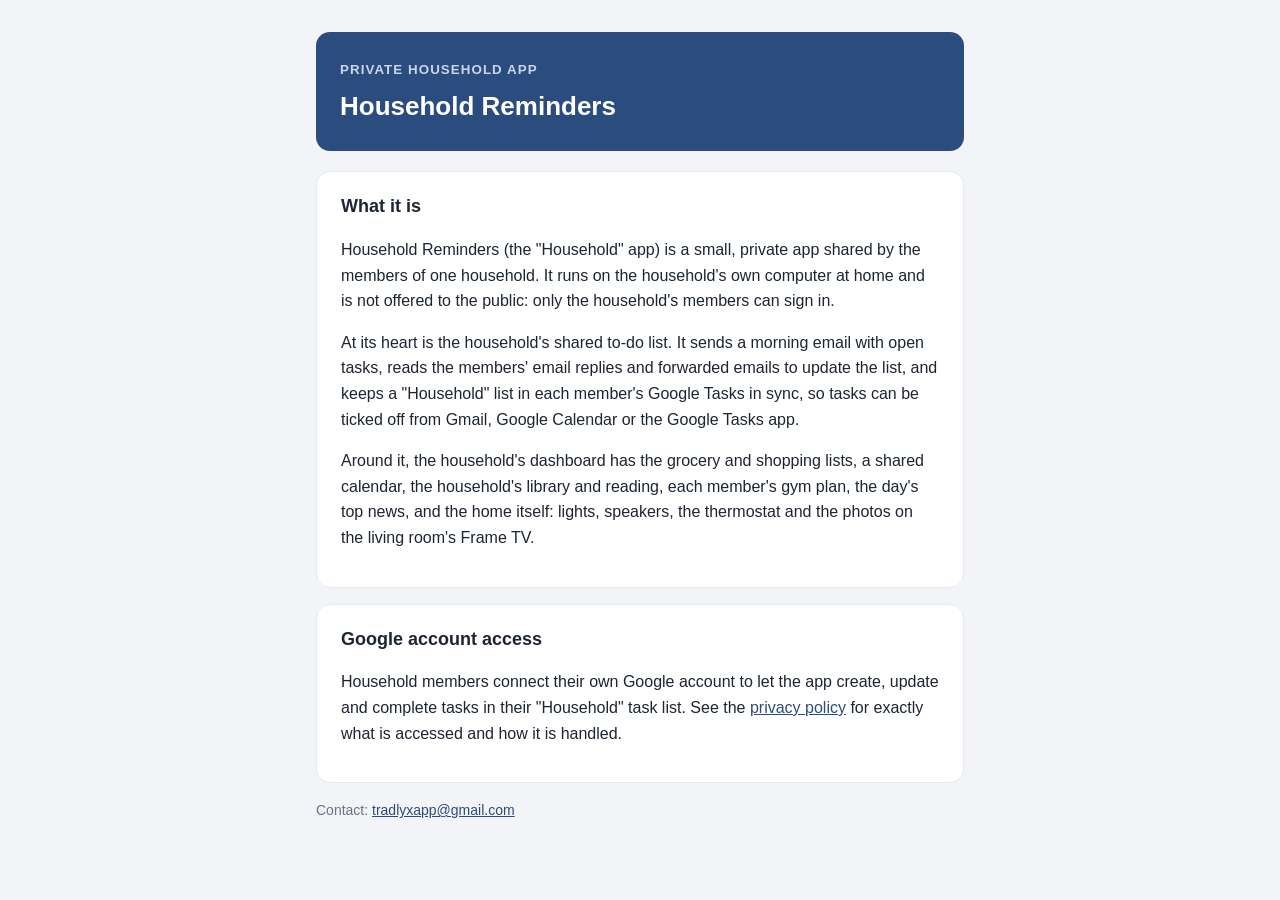
<file: index.html>
<!doctype html>
<html lang="en">
<head>
<meta charset="utf-8">
<meta name="viewport" content="width=device-width, initial-scale=1">
<title>Household Reminders</title>
<link rel="stylesheet" href="style.css">
</head>
<body>
<main>
  <header><small>Private household app</small><h1>Household Reminders</h1></header>
  <section>
    <h2>What it is</h2>
    <p>Household Reminders (the "Household" app) is a small, private app shared by the members of one household. It runs on the household's own computer at home and is not offered to the public: only the household's members can sign in.</p>
    <p>At its heart is the household's shared to-do list. It sends a morning email with open tasks, reads the members' email replies and forwarded emails to update the list, and keeps a "Household" list in each member's Google Tasks in sync, so tasks can be ticked off from Gmail, Google Calendar or the Google Tasks app.</p>
    <p>Around it, the household's dashboard has the grocery and shopping lists, a shared calendar, the household's library and reading, each member's gym plan, the day's top news, and the home itself: lights, speakers, the thermostat and the photos on the living room's Frame TV.</p>
  </section>
  <section>
    <h2>Google account access</h2>
    <p>Household members connect their own Google account to let the app create, update and complete tasks in their "Household" task list. See the <a href="privacy.html">privacy policy</a> for exactly what is accessed and how it is handled.</p>
  </section>
  <p class="muted">Contact: <a href="mailto:tradlyxapp@gmail.com">tradlyxapp@gmail.com</a></p>
</main>
</body>
</html>
</file>
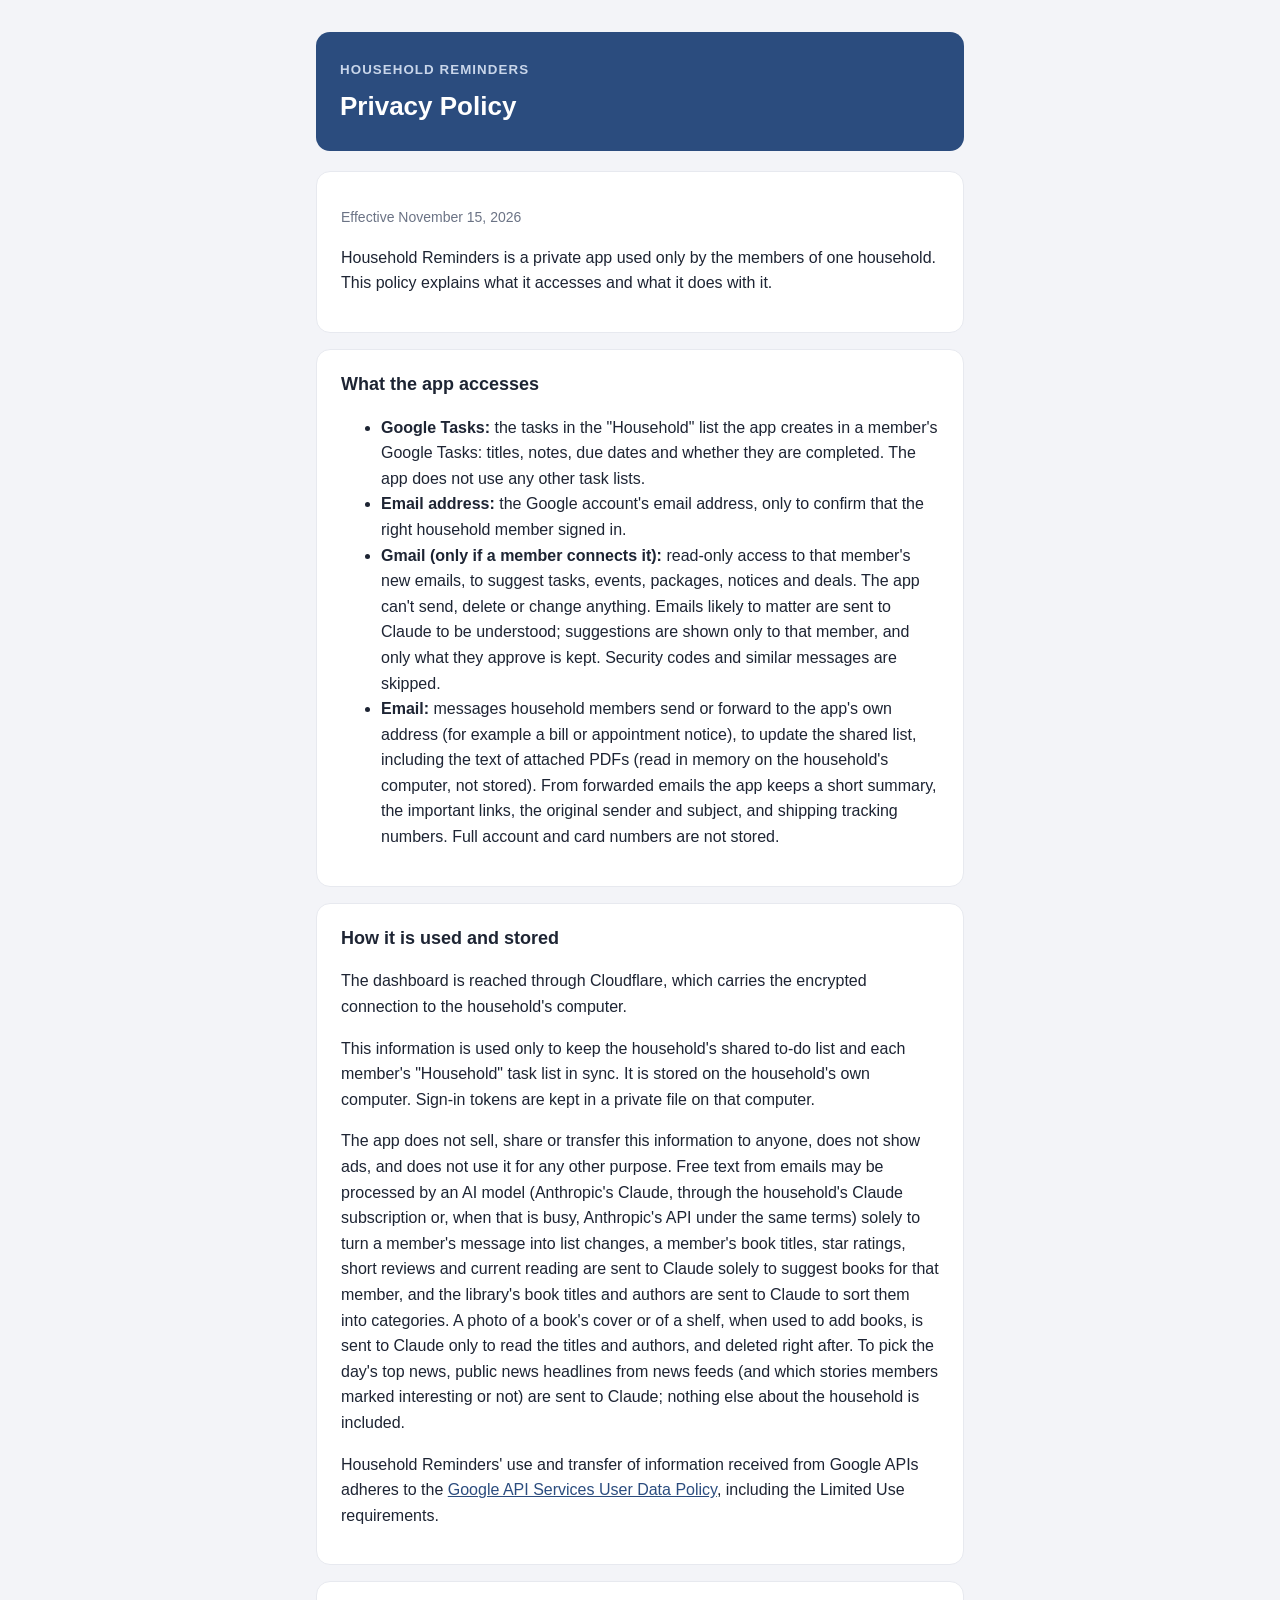
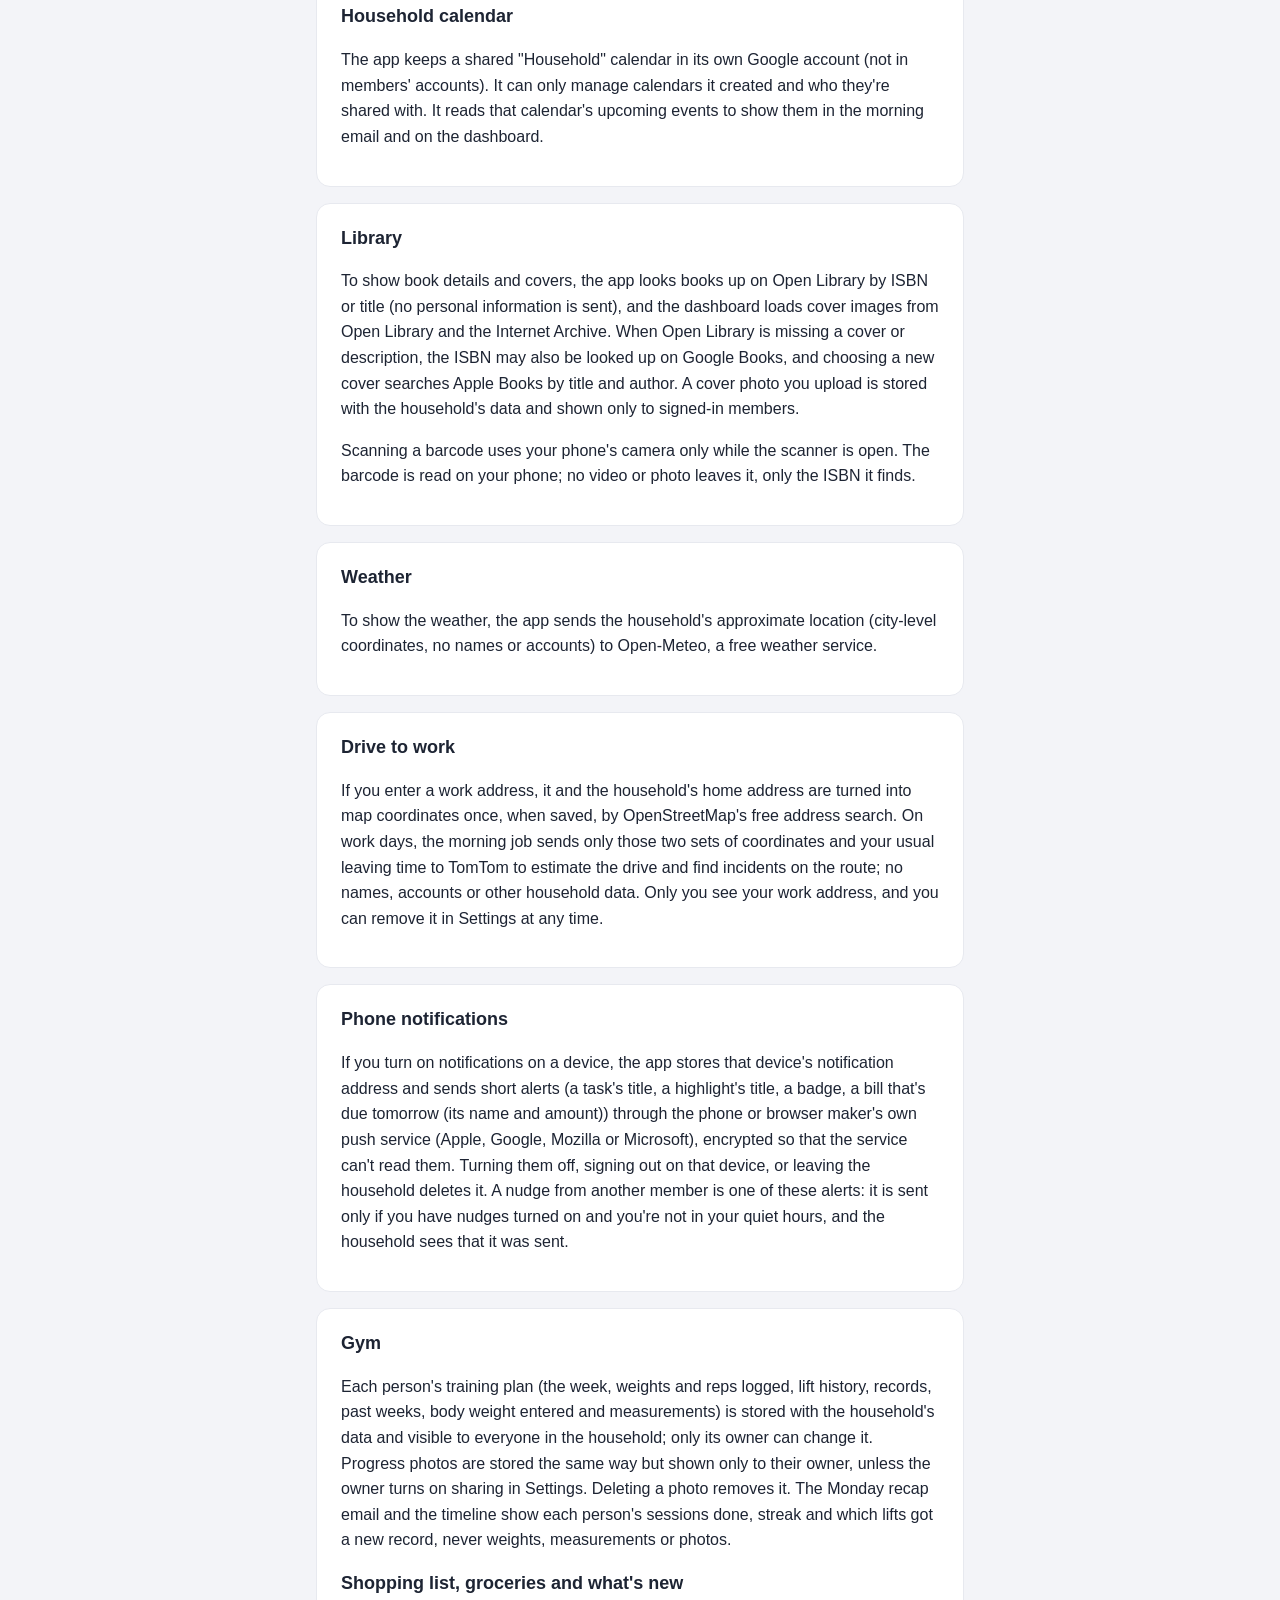
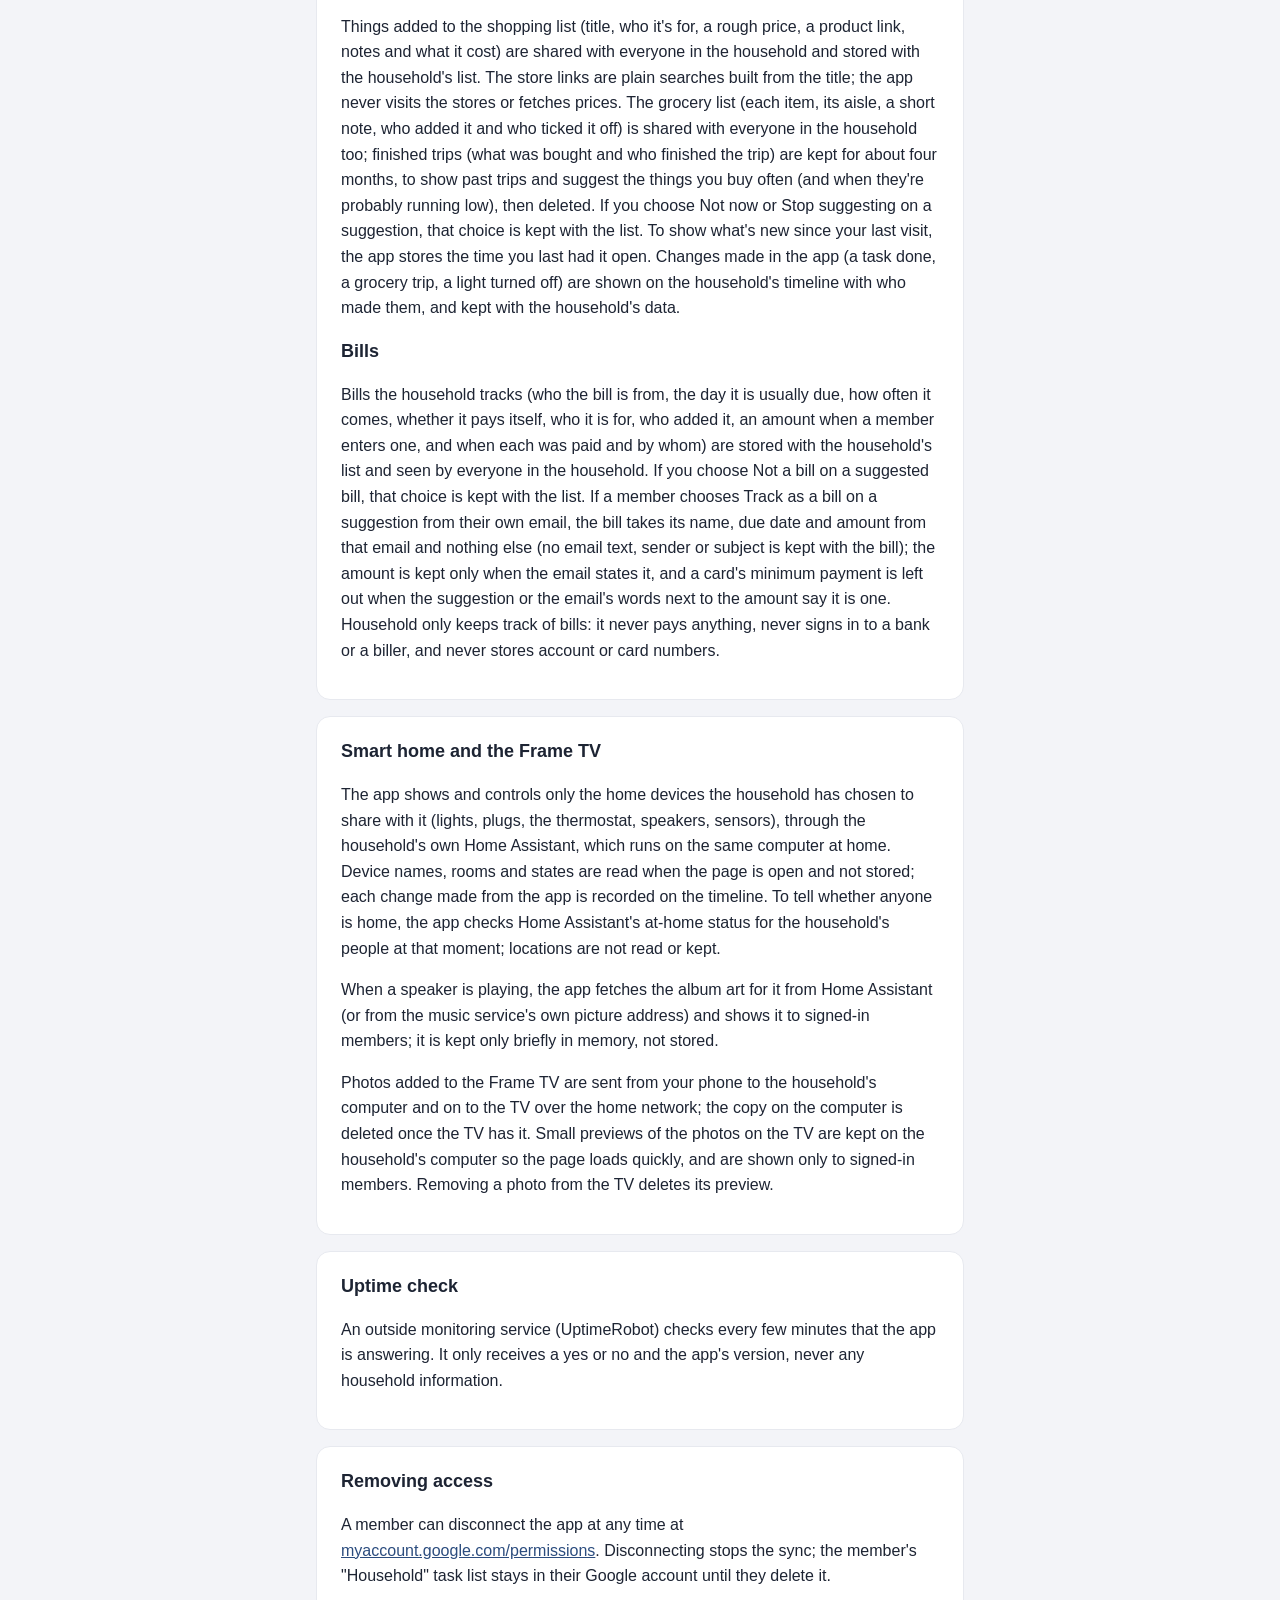
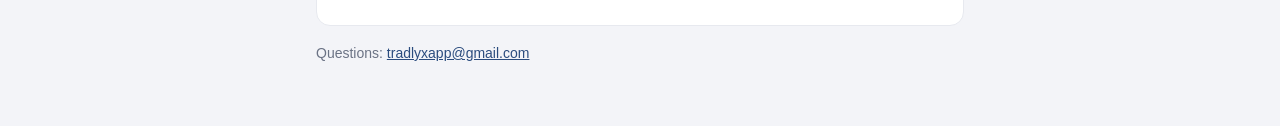
<file: privacy.html>
<!doctype html>
<html lang="en">
<head>
<meta charset="utf-8">
<meta name="viewport" content="width=device-width, initial-scale=1">
<title>Privacy Policy</title>
<link rel="stylesheet" href="style.css">
</head>
<body>
<main>
  <header><small>Household Reminders</small><h1>Privacy Policy</h1></header>
  <section>
    <p class="muted">Effective November 15, 2026</p>
    <p>Household Reminders is a private app used only by the members of one household. This policy explains what it accesses and what it does with it.</p>
  </section>
  <section>
    <h2>What the app accesses</h2>
    <ul>
      <li><b>Google Tasks:</b> the tasks in the "Household" list the app creates in a member's Google Tasks: titles, notes, due dates and whether they are completed. The app does not use any other task lists.</li>
      <li><b>Email address:</b> the Google account's email address, only to confirm that the right household member signed in.</li>
      <li><b>Gmail (only if a member connects it):</b> read-only access to that member's new emails, to suggest tasks, events, packages, notices and deals. The app can't send, delete or change anything. Emails likely to matter are sent to Claude to be understood; suggestions are shown only to that member, and only what they approve is kept. Security codes and similar messages are skipped.</li>
      <li><b>Email:</b> messages household members send or forward to the app's own address (for example a bill or appointment notice), to update the shared list, including the text of attached PDFs (read in memory on the household's computer, not stored). From forwarded emails the app keeps a short summary, the important links, the original sender and subject, and shipping tracking numbers. Full account and card numbers are not stored.</li>
    </ul>
  </section>
  <section>
    <h2>How it is used and stored</h2>
    <p>The dashboard is reached through Cloudflare, which carries the encrypted connection to the household's computer.</p>
    <p>This information is used only to keep the household's shared to-do list and each member's "Household" task list in sync. It is stored on the household's own computer. Sign-in tokens are kept in a private file on that computer.</p>
    <p>The app does not sell, share or transfer this information to anyone, does not show ads, and does not use it for any other purpose. Free text from emails may be processed by an AI model (Anthropic's Claude, through the household's Claude subscription or, when that is busy, Anthropic's API under the same terms) solely to turn a member's message into list changes, a member's book titles, star ratings, short reviews and current reading are sent to Claude solely to suggest books for that member, and the library's book titles and authors are sent to Claude to sort them into categories. A photo of a book's cover or of a shelf, when used to add books, is sent to Claude only to read the titles and authors, and deleted right after. To pick the day's top news, public news headlines from news feeds (and which stories members marked interesting or not) are sent to Claude; nothing else about the household is included.</p>
    <p>Household Reminders' use and transfer of information received from Google APIs adheres to the <a href="https://developers.google.com/terms/api-services-user-data-policy">Google API Services User Data Policy</a>, including the Limited Use requirements.</p>
  </section>
  <section>
    <h2>Household calendar</h2>
    <p>The app keeps a shared "Household" calendar in its own Google account (not in members' accounts). It can only manage calendars it created and who they're shared with. It reads that calendar's upcoming events to show them in the morning email and on the dashboard.</p>
  </section>
  <section>
    <h2>Library</h2>
    <p>To show book details and covers, the app looks books up on Open Library by ISBN or title (no personal information is sent), and the dashboard loads cover images from Open Library and the Internet Archive. When Open Library is missing a cover or description, the ISBN may also be looked up on Google Books, and choosing a new cover searches Apple Books by title and author. A cover photo you upload is stored with the household's data and shown only to signed-in members.</p>
    <p>Scanning a barcode uses your phone's camera only while the scanner is open. The barcode is read on your phone; no video or photo leaves it, only the ISBN it finds.</p>
  </section>
  <section>
    <h2>Weather</h2>
    <p>To show the weather, the app sends the household's approximate location (city-level coordinates, no names or accounts) to Open-Meteo, a free weather service.</p>
  </section>
  <section>
    <h2>Drive to work</h2>
    <p>If you enter a work address, it and the household's home address are turned into map coordinates once, when saved, by OpenStreetMap's free address search. On work days, the morning job sends only those two sets of coordinates and your usual leaving time to TomTom to estimate the drive and find incidents on the route; no names, accounts or other household data. Only you see your work address, and you can remove it in Settings at any time.</p>
  </section>
  <section>
    <h2>Phone notifications</h2>
    <p>If you turn on notifications on a device, the app stores that device's notification address and sends short alerts (a task's title, a highlight's title, a badge, a bill that's due tomorrow (its name and amount)) through the phone or browser maker's own push service (Apple, Google, Mozilla or Microsoft), encrypted so that the service can't read them. Turning them off, signing out on that device, or leaving the household deletes it. A nudge from another member is one of these alerts: it is sent only if you have nudges turned on and you're not in your quiet hours, and the household sees that it was sent.</p>
  </section>
  <section>
    <h2>Gym</h2>
    <p>Each person's training plan (the week, weights and reps logged, lift history, records, past weeks, body weight entered and measurements) is stored with the household's data and visible to everyone in the household; only its owner can change it. Progress photos are stored the same way but shown only to their owner, unless the owner turns on sharing in Settings. Deleting a photo removes it. The Monday recap email and the timeline show each person's sessions done, streak and which lifts got a new record, never weights, measurements or photos.</p>

    <h2>Shopping list, groceries and what's new</h2>
    <p>Things added to the shopping list (title, who it's for, a rough price, a product link, notes and what it cost) are shared with everyone in the household and stored with the household's list. The store links are plain searches built from the title; the app never visits the stores or fetches prices. The grocery list (each item, its aisle, a short note, who added it and who ticked it off) is shared with everyone in the household too; finished trips (what was bought and who finished the trip) are kept for about four months, to show past trips and suggest the things you buy often (and when they're probably running low), then deleted. If you choose Not now or Stop suggesting on a suggestion, that choice is kept with the list. To show what's new since your last visit, the app stores the time you last had it open. Changes made in the app (a task done, a grocery trip, a light turned off) are shown on the household's timeline with who made them, and kept with the household's data.</p>

    <h2>Bills</h2>
    <p>Bills the household tracks (who the bill is from, the day it is usually due, how often it comes, whether it pays itself, who it is for, who added it, an amount when a member enters one, and when each was paid and by whom) are stored with the household's list and seen by everyone in the household. If you choose Not a bill on a suggested bill, that choice is kept with the list. If a member chooses Track as a bill on a suggestion from their own email, the bill takes its name, due date and amount from that email and nothing else (no email text, sender or subject is kept with the bill); the amount is kept only when the email states it, and a card's minimum payment is left out when the suggestion or the email's words next to the amount say it is one. Household only keeps track of bills: it never pays anything, never signs in to a bank or a biller, and never stores account or card numbers.</p>
  </section>
  <section>
    <h2>Smart home and the Frame TV</h2>
    <p>The app shows and controls only the home devices the household has chosen to share with it (lights, plugs, the thermostat, speakers, sensors), through the household's own Home Assistant, which runs on the same computer at home. Device names, rooms and states are read when the page is open and not stored; each change made from the app is recorded on the timeline. To tell whether anyone is home, the app checks Home Assistant's at-home status for the household's people at that moment; locations are not read or kept.</p>
    <p>When a speaker is playing, the app fetches the album art for it from Home Assistant (or from the music service's own picture address) and shows it to signed-in members; it is kept only briefly in memory, not stored.</p>
    <p>Photos added to the Frame TV are sent from your phone to the household's computer and on to the TV over the home network; the copy on the computer is deleted once the TV has it. Small previews of the photos on the TV are kept on the household's computer so the page loads quickly, and are shown only to signed-in members. Removing a photo from the TV deletes its preview.</p>
  </section>
  <section>
    <h2>Uptime check</h2>
    <p>An outside monitoring service (UptimeRobot) checks every few minutes that the app is answering. It only receives a yes or no and the app's version, never any household information.</p>
  </section>
  <section>
    <h2>Removing access</h2>
    <p>A member can disconnect the app at any time at <a href="https://myaccount.google.com/permissions">myaccount.google.com/permissions</a>. Disconnecting stops the sync; the member's "Household" task list stays in their Google account until they delete it.</p>
  </section>
  <p class="muted">Questions: <a href="mailto:tradlyxapp@gmail.com">tradlyxapp@gmail.com</a></p>
</main>
</body>
</html>
</file>
<file: style.css>
:root { --ink: #1d2433; --muted: #6b7385; --brand: #2b4c7e; --page: #f3f4f8; --card: #fff; --line: #e7e9ef; }
@media (prefers-color-scheme: dark) { :root { --ink: #e8eaf0; --muted: #a0a7b8; --brand: #8fb0e3; --page: #14171f; --card: #1d212b; --line: #2c3240; } }
* { box-sizing: border-box; }
body { margin: 0; background: var(--page); color: var(--ink); font: 16px/1.6 -apple-system, BlinkMacSystemFont, "Segoe UI", Roboto, Helvetica, Arial, sans-serif; }
main { max-width: 680px; margin: 0 auto; padding: 32px 16px 48px; }
header { background: #2b4c7e; color: #fff; border-radius: 14px; padding: 24px; margin-bottom: 20px; }
header small { text-transform: uppercase; letter-spacing: .08em; color: #c9d6ea; font-weight: 600; }
header h1 { margin: 4px 0 0; font-size: 26px; }
section { background: var(--card); border: 1px solid var(--line); border-radius: 14px; padding: 20px 24px; margin-bottom: 16px; }
h2 { font-size: 18px; margin: 0 0 8px; }
p, li { color: var(--ink); }
.muted { color: var(--muted); font-size: 14px; }
a { color: var(--brand); }
</file>
